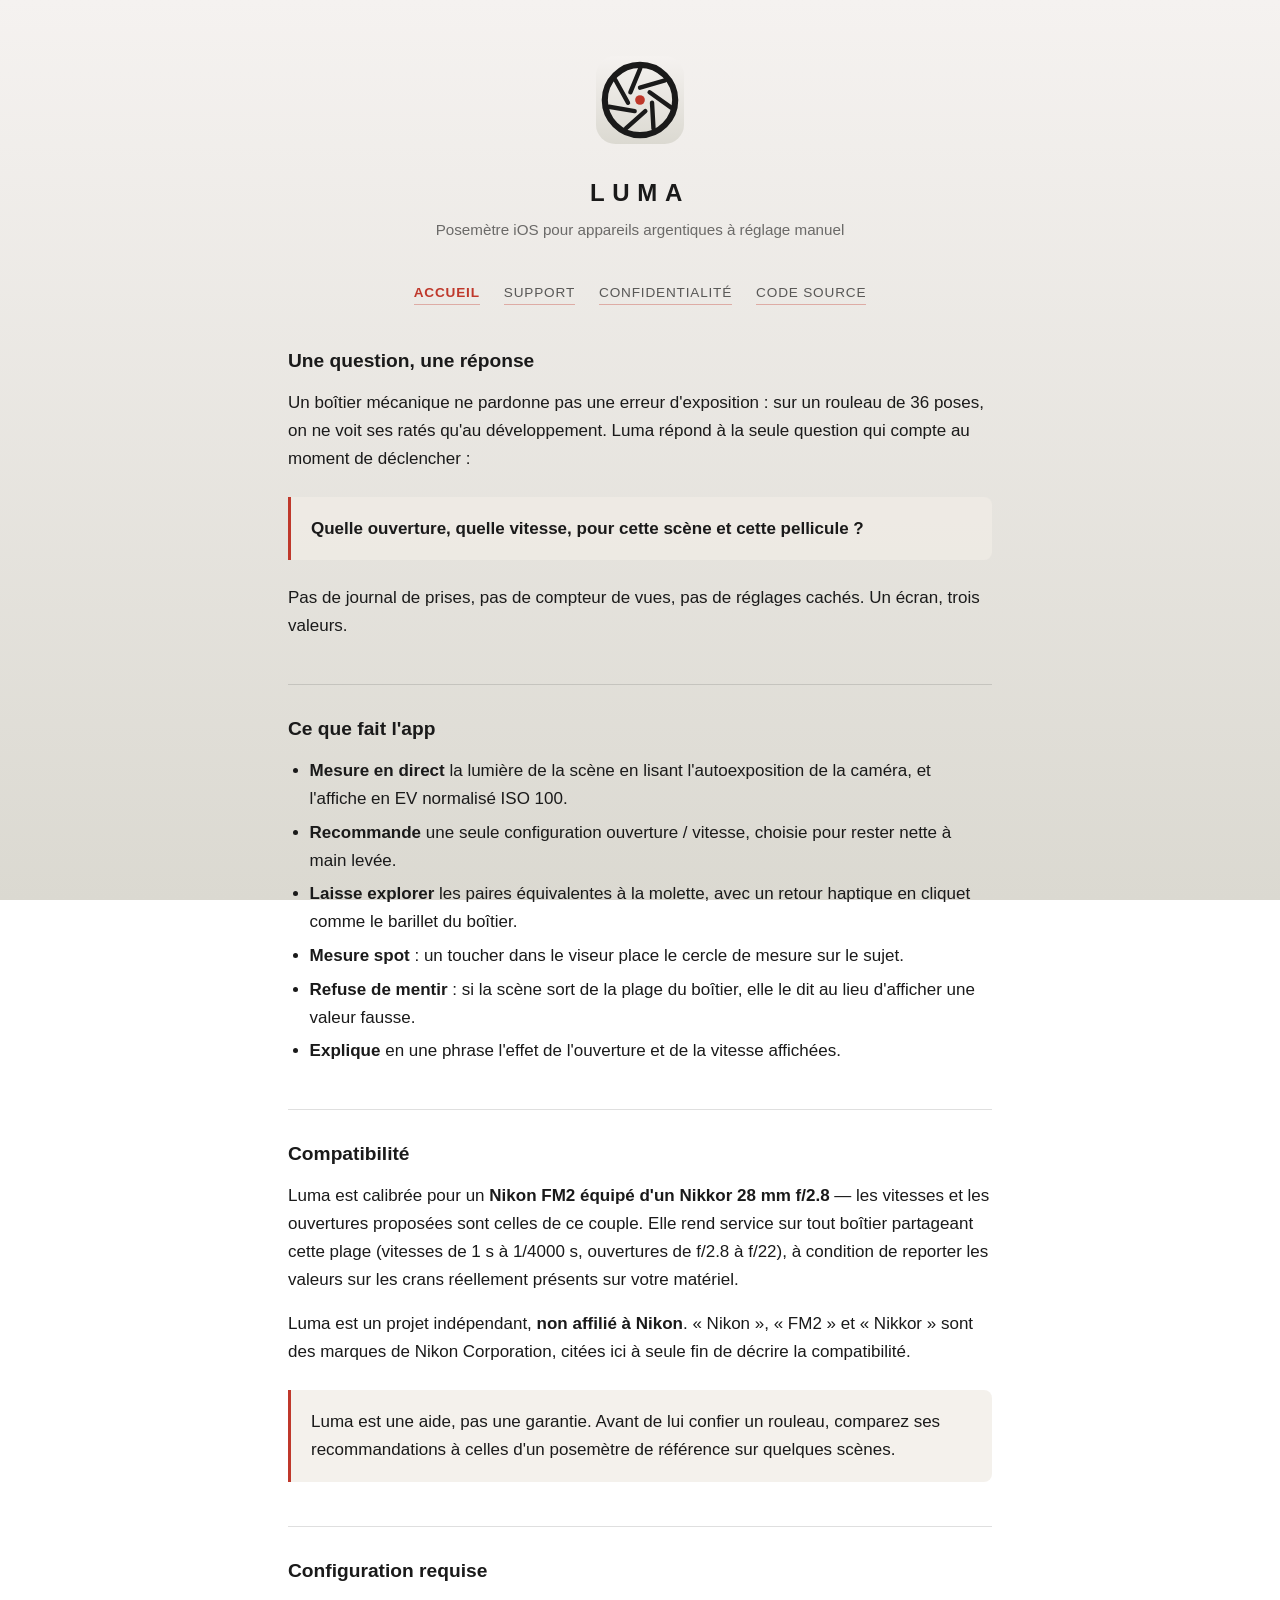
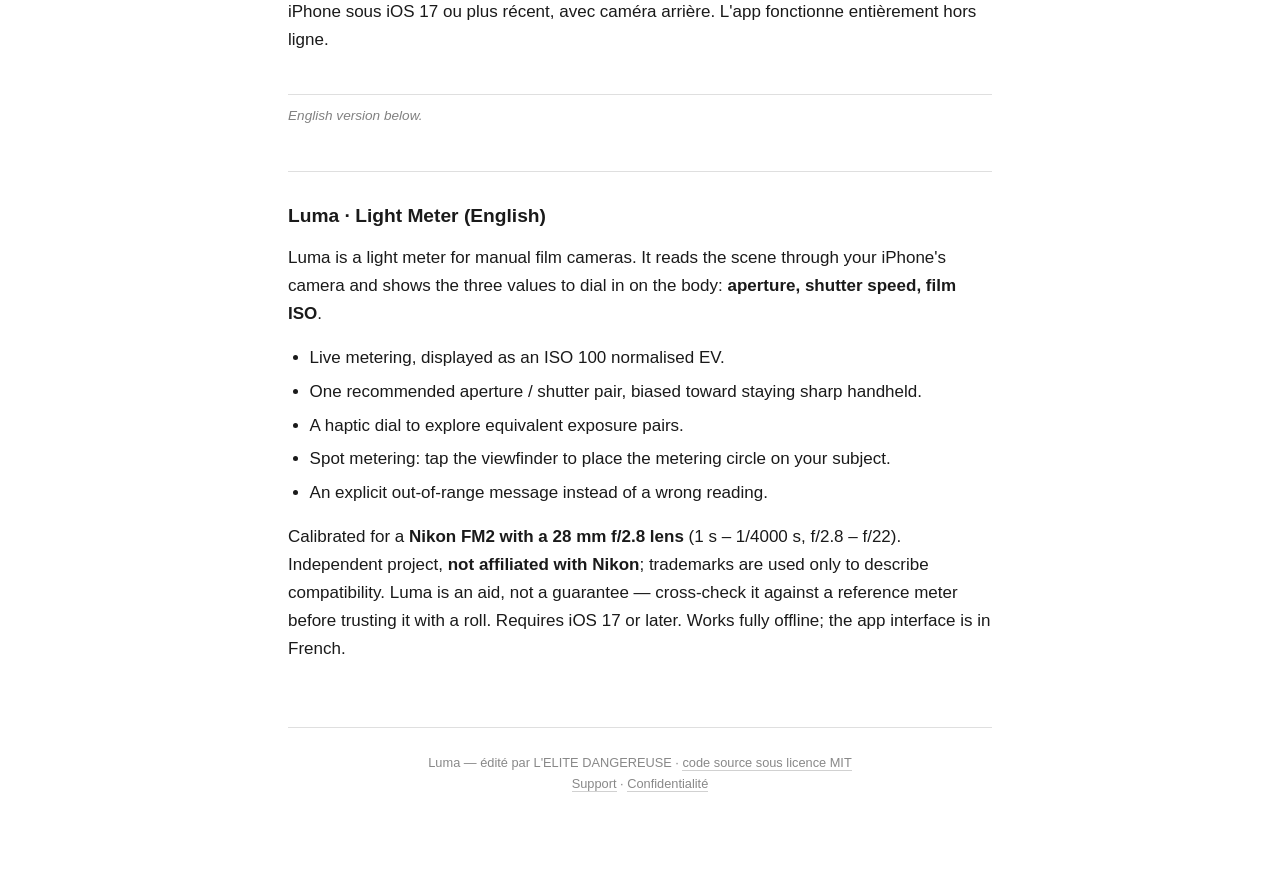
<file: docs/index.html>
<!doctype html>
<html lang="fr">
<head>
<meta charset="utf-8" />
<meta name="viewport" content="width=device-width, initial-scale=1" />
<title>Luma · Light Meter — posemètre pour appareils argentiques</title>
<meta name="description" content="Luma mesure la lumière avec la caméra de l'iPhone et affiche l'ouverture, la vitesse et l'ISO à reporter sur un Nikon FM2." />
<link rel="stylesheet" href="style.css" />
<link rel="icon" href="logo.svg" type="image/svg+xml" />
</head>
<body>

<div class="page">

<header class="masthead">
  <img src="logo.svg" alt="Logo Luma : iris de diaphragme à sept lamelles" />
  <h1>Luma</h1>
  <p class="baseline">Posemètre iOS pour appareils argentiques à réglage manuel</p>
</header>

<nav class="top">
  <a href="index.html" aria-current="page">Accueil</a>
  <a href="support.html">Support</a>
  <a href="privacy.html">Confidentialité</a>
  <a href="https://github.com/OptimusKoala/Luma">Code source</a>
</nav>

<main>

<h2>Une question, une réponse</h2>

<p>Un boîtier mécanique ne pardonne pas une erreur d'exposition : sur un rouleau de 36 poses, on ne voit ses ratés qu'au développement. Luma répond à la seule question qui compte au moment de déclencher :</p>

<div class="encart">
  <p><strong>Quelle ouverture, quelle vitesse, pour cette scène et cette pellicule ?</strong></p>
</div>

<p>Pas de journal de prises, pas de compteur de vues, pas de réglages cachés. Un écran, trois valeurs.</p>

<h2>Ce que fait l'app</h2>

<ul>
  <li><strong>Mesure en direct</strong> la lumière de la scène en lisant l'autoexposition de la caméra, et l'affiche en EV normalisé ISO 100.</li>
  <li><strong>Recommande</strong> une seule configuration ouverture / vitesse, choisie pour rester nette à main levée.</li>
  <li><strong>Laisse explorer</strong> les paires équivalentes à la molette, avec un retour haptique en cliquet comme le barillet du boîtier.</li>
  <li><strong>Mesure spot</strong> : un toucher dans le viseur place le cercle de mesure sur le sujet.</li>
  <li><strong>Refuse de mentir</strong> : si la scène sort de la plage du boîtier, elle le dit au lieu d'afficher une valeur fausse.</li>
  <li><strong>Explique</strong> en une phrase l'effet de l'ouverture et de la vitesse affichées.</li>
</ul>

<h2>Compatibilité</h2>

<p>Luma est calibrée pour un <strong>Nikon FM2 équipé d'un Nikkor 28 mm f/2.8</strong> — les vitesses et les ouvertures proposées sont celles de ce couple. Elle rend service sur tout boîtier partageant cette plage (vitesses de 1 s à 1/4000 s, ouvertures de f/2.8 à f/22), à condition de reporter les valeurs sur les crans réellement présents sur votre matériel.</p>

<p>Luma est un projet indépendant, <strong>non affilié à Nikon</strong>. « Nikon », « FM2 » et « Nikkor » sont des marques de Nikon Corporation, citées ici à seule fin de décrire la compatibilité.</p>

<div class="encart">
  <p>Luma est une aide, pas une garantie. Avant de lui confier un rouleau, comparez ses recommandations à celles d'un posemètre de référence sur quelques scènes.</p>
</div>

<h2>Configuration requise</h2>

<p>iPhone sous iOS 17 ou plus récent, avec caméra arrière. L'app fonctionne entièrement hors ligne.</p>

<p class="langue">English version below.</p>

<h2>Luma · Light Meter (English)</h2>

<p>Luma is a light meter for manual film cameras. It reads the scene through your iPhone's camera and shows the three values to dial in on the body: <strong>aperture, shutter speed, film ISO</strong>.</p>

<ul>
  <li>Live metering, displayed as an ISO 100 normalised EV.</li>
  <li>One recommended aperture / shutter pair, biased toward staying sharp handheld.</li>
  <li>A haptic dial to explore equivalent exposure pairs.</li>
  <li>Spot metering: tap the viewfinder to place the metering circle on your subject.</li>
  <li>An explicit out-of-range message instead of a wrong reading.</li>
</ul>

<p>Calibrated for a <strong>Nikon FM2 with a 28 mm f/2.8 lens</strong> (1 s – 1/4000 s, f/2.8 – f/22). Independent project, <strong>not affiliated with Nikon</strong>; trademarks are used only to describe compatibility. Luma is an aid, not a guarantee — cross-check it against a reference meter before trusting it with a roll. Requires iOS 17 or later. Works fully offline; the app interface is in French.</p>

</main>

<footer>
  <p>Luma — édité par L'ELITE DANGEREUSE · <a href="https://github.com/OptimusKoala/Luma">code source sous licence MIT</a><br />
  <a href="support.html">Support</a> · <a href="privacy.html">Confidentialité</a></p>
</footer>

</div>

</body>
</html>
</file>
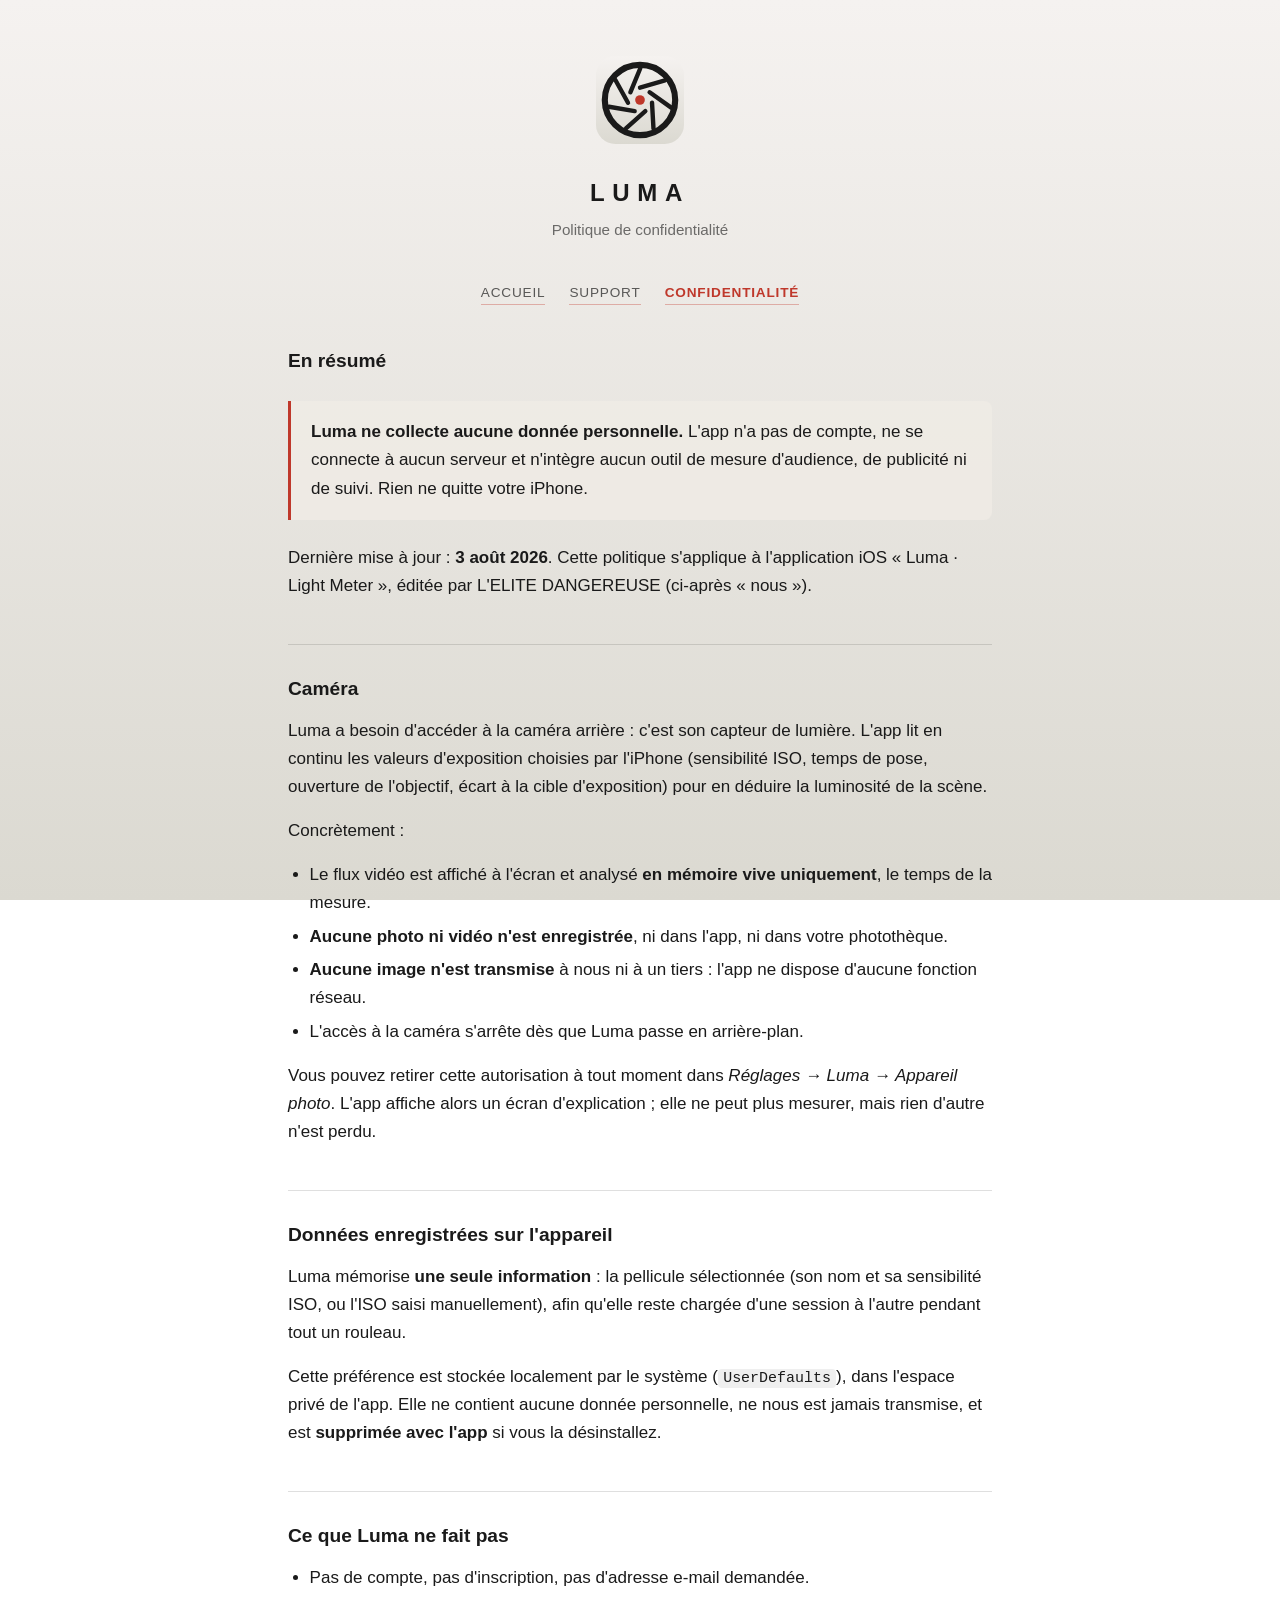
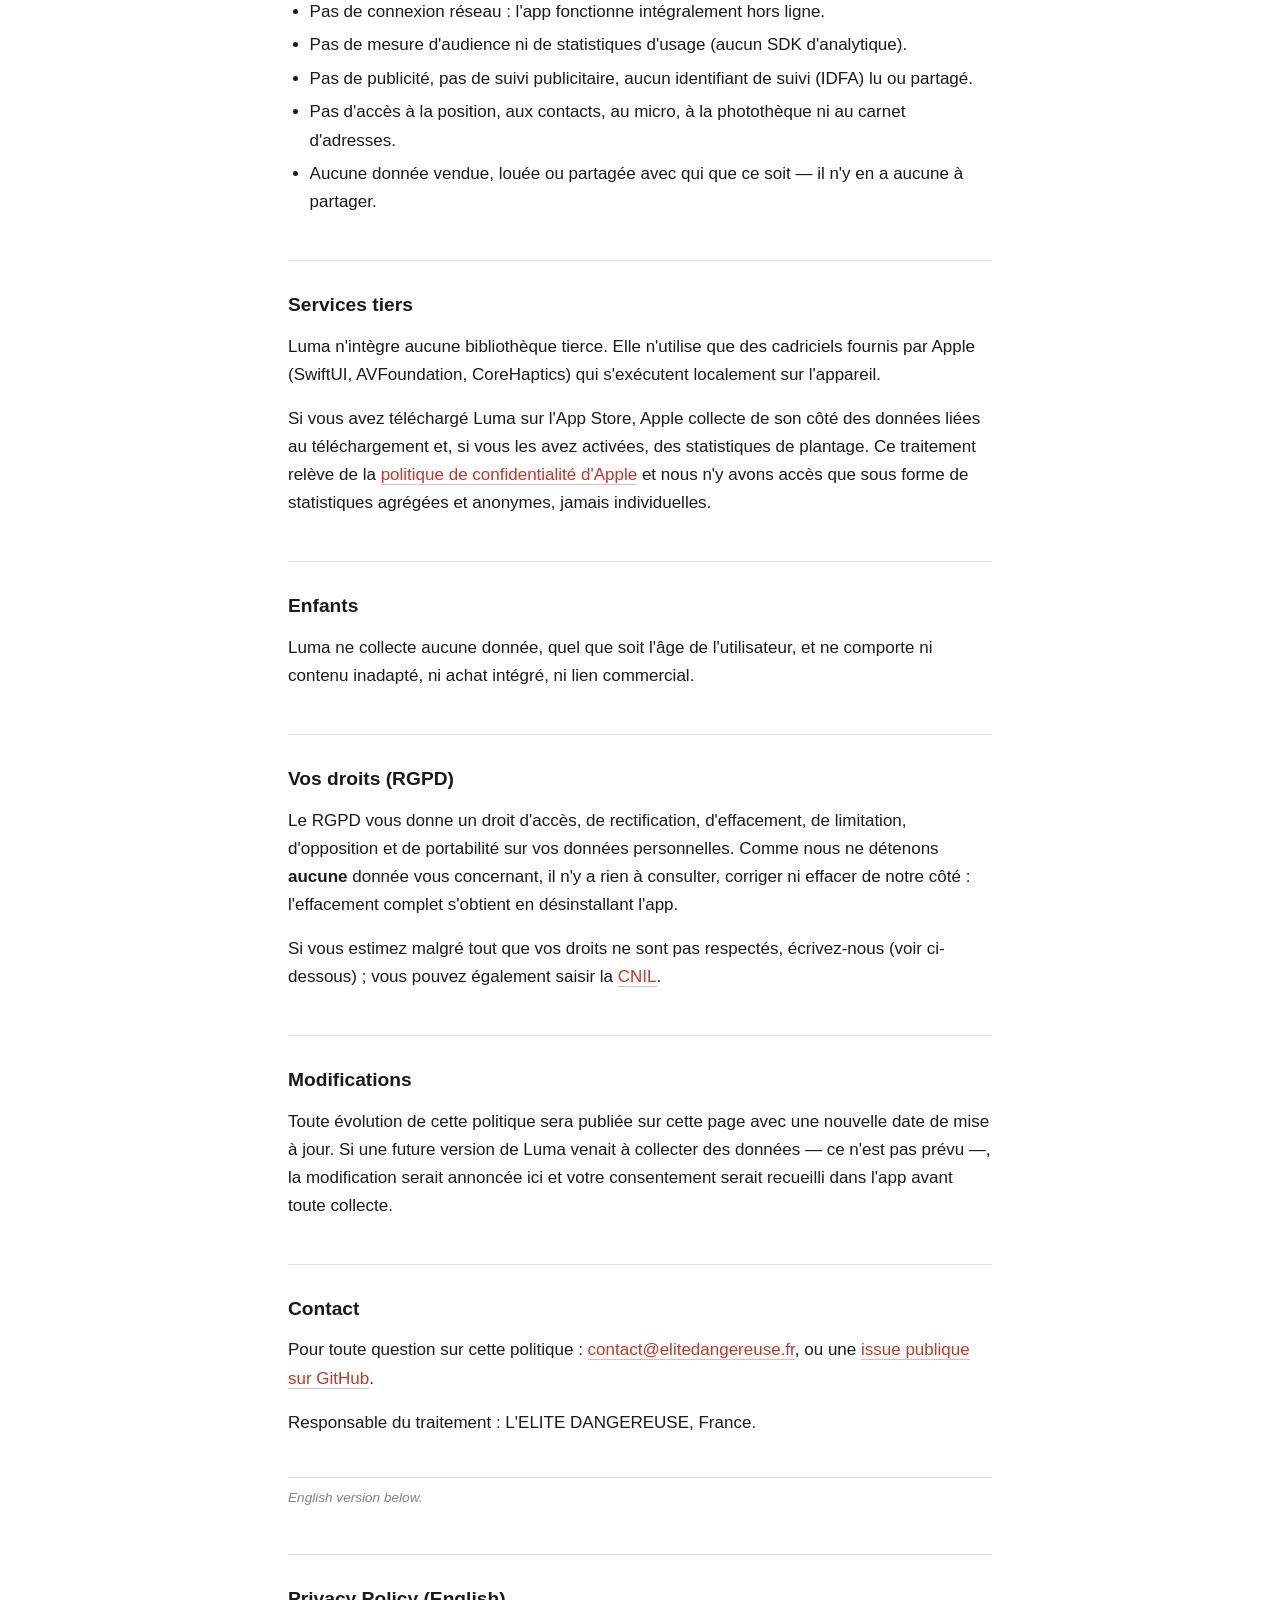
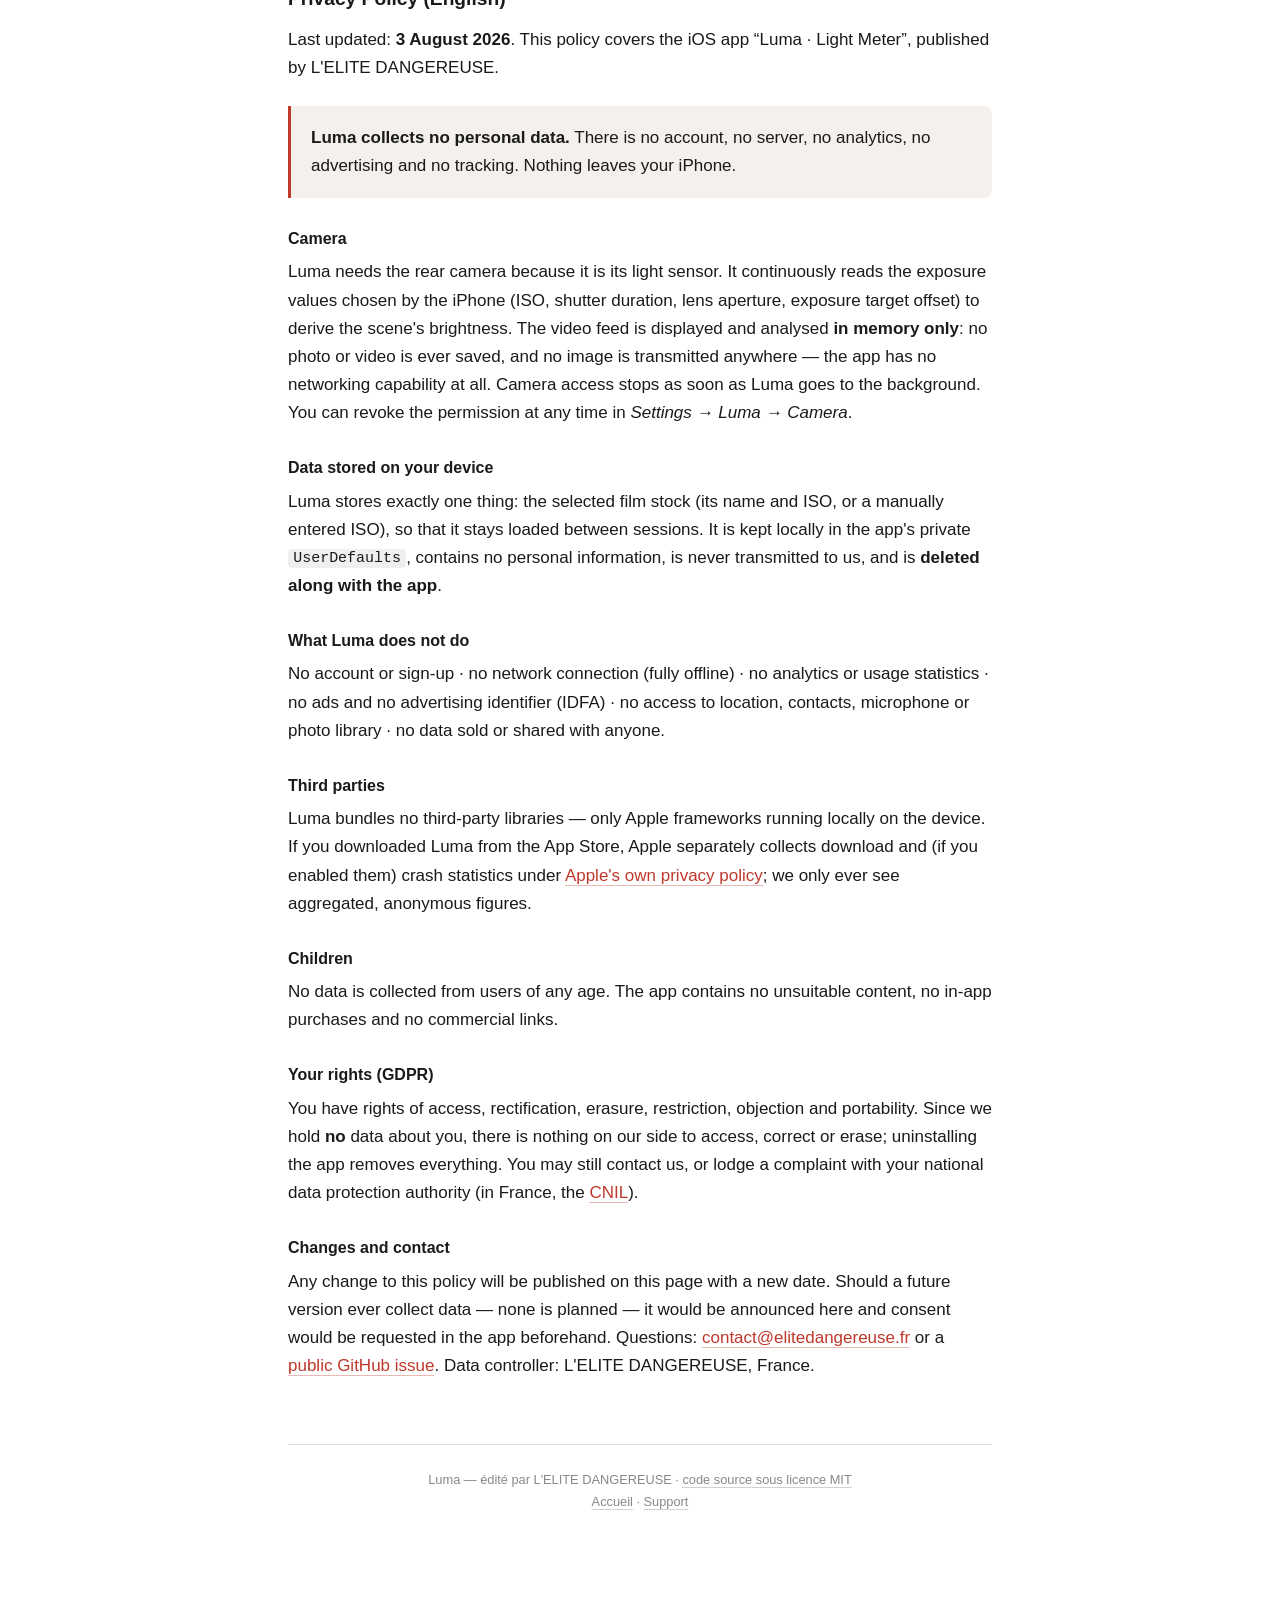
<file: docs/privacy.html>
<!doctype html>
<html lang="fr">
<head>
<meta charset="utf-8" />
<meta name="viewport" content="width=device-width, initial-scale=1" />
<title>Politique de confidentialité — Luma · Light Meter</title>
<meta name="description" content="Luma ne collecte aucune donnée. Rien ne quitte votre iPhone : ni image, ni mesure, ni identifiant." />
<link rel="stylesheet" href="style.css" />
<link rel="icon" href="logo.svg" type="image/svg+xml" />
</head>
<body>

<div class="page">

<header class="masthead">
  <img src="logo.svg" alt="Logo Luma : iris de diaphragme à sept lamelles" />
  <h1>Luma</h1>
  <p class="baseline">Politique de confidentialité</p>
</header>

<nav class="top">
  <a href="index.html">Accueil</a>
  <a href="support.html">Support</a>
  <a href="privacy.html" aria-current="page">Confidentialité</a>
</nav>

<main>

<h2>En résumé</h2>

<div class="encart">
  <p><strong>Luma ne collecte aucune donnée personnelle.</strong> L'app n'a pas de compte, ne se connecte à aucun serveur et n'intègre aucun outil de mesure d'audience, de publicité ni de suivi. Rien ne quitte votre iPhone.</p>
</div>

<p>Dernière mise à jour : <strong>3 août 2026</strong>. Cette politique s'applique à l'application iOS « Luma · Light Meter », éditée par L'ELITE DANGEREUSE (ci-après « nous »).</p>

<h2>Caméra</h2>

<p>Luma a besoin d'accéder à la caméra arrière : c'est son capteur de lumière. L'app lit en continu les valeurs d'exposition choisies par l'iPhone (sensibilité ISO, temps de pose, ouverture de l'objectif, écart à la cible d'exposition) pour en déduire la luminosité de la scène.</p>

<p>Concrètement :</p>

<ul>
  <li>Le flux vidéo est affiché à l'écran et analysé <strong>en mémoire vive uniquement</strong>, le temps de la mesure.</li>
  <li><strong>Aucune photo ni vidéo n'est enregistrée</strong>, ni dans l'app, ni dans votre photothèque.</li>
  <li><strong>Aucune image n'est transmise</strong> à nous ni à un tiers : l'app ne dispose d'aucune fonction réseau.</li>
  <li>L'accès à la caméra s'arrête dès que Luma passe en arrière-plan.</li>
</ul>

<p>Vous pouvez retirer cette autorisation à tout moment dans <em>Réglages → Luma → Appareil photo</em>. L'app affiche alors un écran d'explication ; elle ne peut plus mesurer, mais rien d'autre n'est perdu.</p>

<h2>Données enregistrées sur l'appareil</h2>

<p>Luma mémorise <strong>une seule information</strong> : la pellicule sélectionnée (son nom et sa sensibilité ISO, ou l'ISO saisi manuellement), afin qu'elle reste chargée d'une session à l'autre pendant tout un rouleau.</p>

<p>Cette préférence est stockée localement par le système (<code>UserDefaults</code>), dans l'espace privé de l'app. Elle ne contient aucune donnée personnelle, ne nous est jamais transmise, et est <strong>supprimée avec l'app</strong> si vous la désinstallez.</p>

<h2>Ce que Luma ne fait pas</h2>

<ul>
  <li>Pas de compte, pas d'inscription, pas d'adresse e-mail demandée.</li>
  <li>Pas de connexion réseau : l'app fonctionne intégralement hors ligne.</li>
  <li>Pas de mesure d'audience ni de statistiques d'usage (aucun SDK d'analytique).</li>
  <li>Pas de publicité, pas de suivi publicitaire, aucun identifiant de suivi (IDFA) lu ou partagé.</li>
  <li>Pas d'accès à la position, aux contacts, au micro, à la photothèque ni au carnet d'adresses.</li>
  <li>Aucune donnée vendue, louée ou partagée avec qui que ce soit — il n'y en a aucune à partager.</li>
</ul>

<h2>Services tiers</h2>

<p>Luma n'intègre aucune bibliothèque tierce. Elle n'utilise que des cadriciels fournis par Apple (SwiftUI, AVFoundation, CoreHaptics) qui s'exécutent localement sur l'appareil.</p>

<p>Si vous avez téléchargé Luma sur l'App Store, Apple collecte de son côté des données liées au téléchargement et, si vous les avez activées, des statistiques de plantage. Ce traitement relève de la <a href="https://www.apple.com/legal/privacy/fr-ww/">politique de confidentialité d'Apple</a> et nous n'y avons accès que sous forme de statistiques agrégées et anonymes, jamais individuelles.</p>

<h2>Enfants</h2>

<p>Luma ne collecte aucune donnée, quel que soit l'âge de l'utilisateur, et ne comporte ni contenu inadapté, ni achat intégré, ni lien commercial.</p>

<h2>Vos droits (RGPD)</h2>

<p>Le RGPD vous donne un droit d'accès, de rectification, d'effacement, de limitation, d'opposition et de portabilité sur vos données personnelles. Comme nous ne détenons <strong>aucune</strong> donnée vous concernant, il n'y a rien à consulter, corriger ni effacer de notre côté : l'effacement complet s'obtient en désinstallant l'app.</p>

<p>Si vous estimez malgré tout que vos droits ne sont pas respectés, écrivez-nous (voir ci-dessous) ; vous pouvez également saisir la <a href="https://www.cnil.fr/">CNIL</a>.</p>

<h2>Modifications</h2>

<p>Toute évolution de cette politique sera publiée sur cette page avec une nouvelle date de mise à jour. Si une future version de Luma venait à collecter des données — ce n'est pas prévu —, la modification serait annoncée ici et votre consentement serait recueilli dans l'app avant toute collecte.</p>

<h2>Contact</h2>

<p>Pour toute question sur cette politique : <a href="mailto:contact@elitedangereuse.fr">contact@elitedangereuse.fr</a>, ou une <a href="https://github.com/OptimusKoala/Luma/issues">issue publique sur GitHub</a>.</p>

<p>Responsable du traitement : L'ELITE DANGEREUSE, France.</p>

<p class="langue">English version below.</p>

<h2>Privacy Policy (English)</h2>

<p>Last updated: <strong>3 August 2026</strong>. This policy covers the iOS app “Luma · Light Meter”, published by L'ELITE DANGEREUSE.</p>

<div class="encart">
  <p><strong>Luma collects no personal data.</strong> There is no account, no server, no analytics, no advertising and no tracking. Nothing leaves your iPhone.</p>
</div>

<h3>Camera</h3>

<p>Luma needs the rear camera because it is its light sensor. It continuously reads the exposure values chosen by the iPhone (ISO, shutter duration, lens aperture, exposure target offset) to derive the scene's brightness. The video feed is displayed and analysed <strong>in memory only</strong>: no photo or video is ever saved, and no image is transmitted anywhere — the app has no networking capability at all. Camera access stops as soon as Luma goes to the background. You can revoke the permission at any time in <em>Settings → Luma → Camera</em>.</p>

<h3>Data stored on your device</h3>

<p>Luma stores exactly one thing: the selected film stock (its name and ISO, or a manually entered ISO), so that it stays loaded between sessions. It is kept locally in the app's private <code>UserDefaults</code>, contains no personal information, is never transmitted to us, and is <strong>deleted along with the app</strong>.</p>

<h3>What Luma does not do</h3>

<p>No account or sign-up · no network connection (fully offline) · no analytics or usage statistics · no ads and no advertising identifier (IDFA) · no access to location, contacts, microphone or photo library · no data sold or shared with anyone.</p>

<h3>Third parties</h3>

<p>Luma bundles no third-party libraries — only Apple frameworks running locally on the device. If you downloaded Luma from the App Store, Apple separately collects download and (if you enabled them) crash statistics under <a href="https://www.apple.com/legal/privacy/en-ww/">Apple's own privacy policy</a>; we only ever see aggregated, anonymous figures.</p>

<h3>Children</h3>

<p>No data is collected from users of any age. The app contains no unsuitable content, no in-app purchases and no commercial links.</p>

<h3>Your rights (GDPR)</h3>

<p>You have rights of access, rectification, erasure, restriction, objection and portability. Since we hold <strong>no</strong> data about you, there is nothing on our side to access, correct or erase; uninstalling the app removes everything. You may still contact us, or lodge a complaint with your national data protection authority (in France, the <a href="https://www.cnil.fr/">CNIL</a>).</p>

<h3>Changes and contact</h3>

<p>Any change to this policy will be published on this page with a new date. Should a future version ever collect data — none is planned — it would be announced here and consent would be requested in the app beforehand. Questions: <a href="mailto:contact@elitedangereuse.fr">contact@elitedangereuse.fr</a> or a <a href="https://github.com/OptimusKoala/Luma/issues">public GitHub issue</a>. Data controller: L'ELITE DANGEREUSE, France.</p>

</main>

<footer>
  <p>Luma — édité par L'ELITE DANGEREUSE · <a href="https://github.com/OptimusKoala/Luma">code source sous licence MIT</a><br />
  <a href="index.html">Accueil</a> · <a href="support.html">Support</a></p>
</footer>

</div>

</body>
</html>
</file>
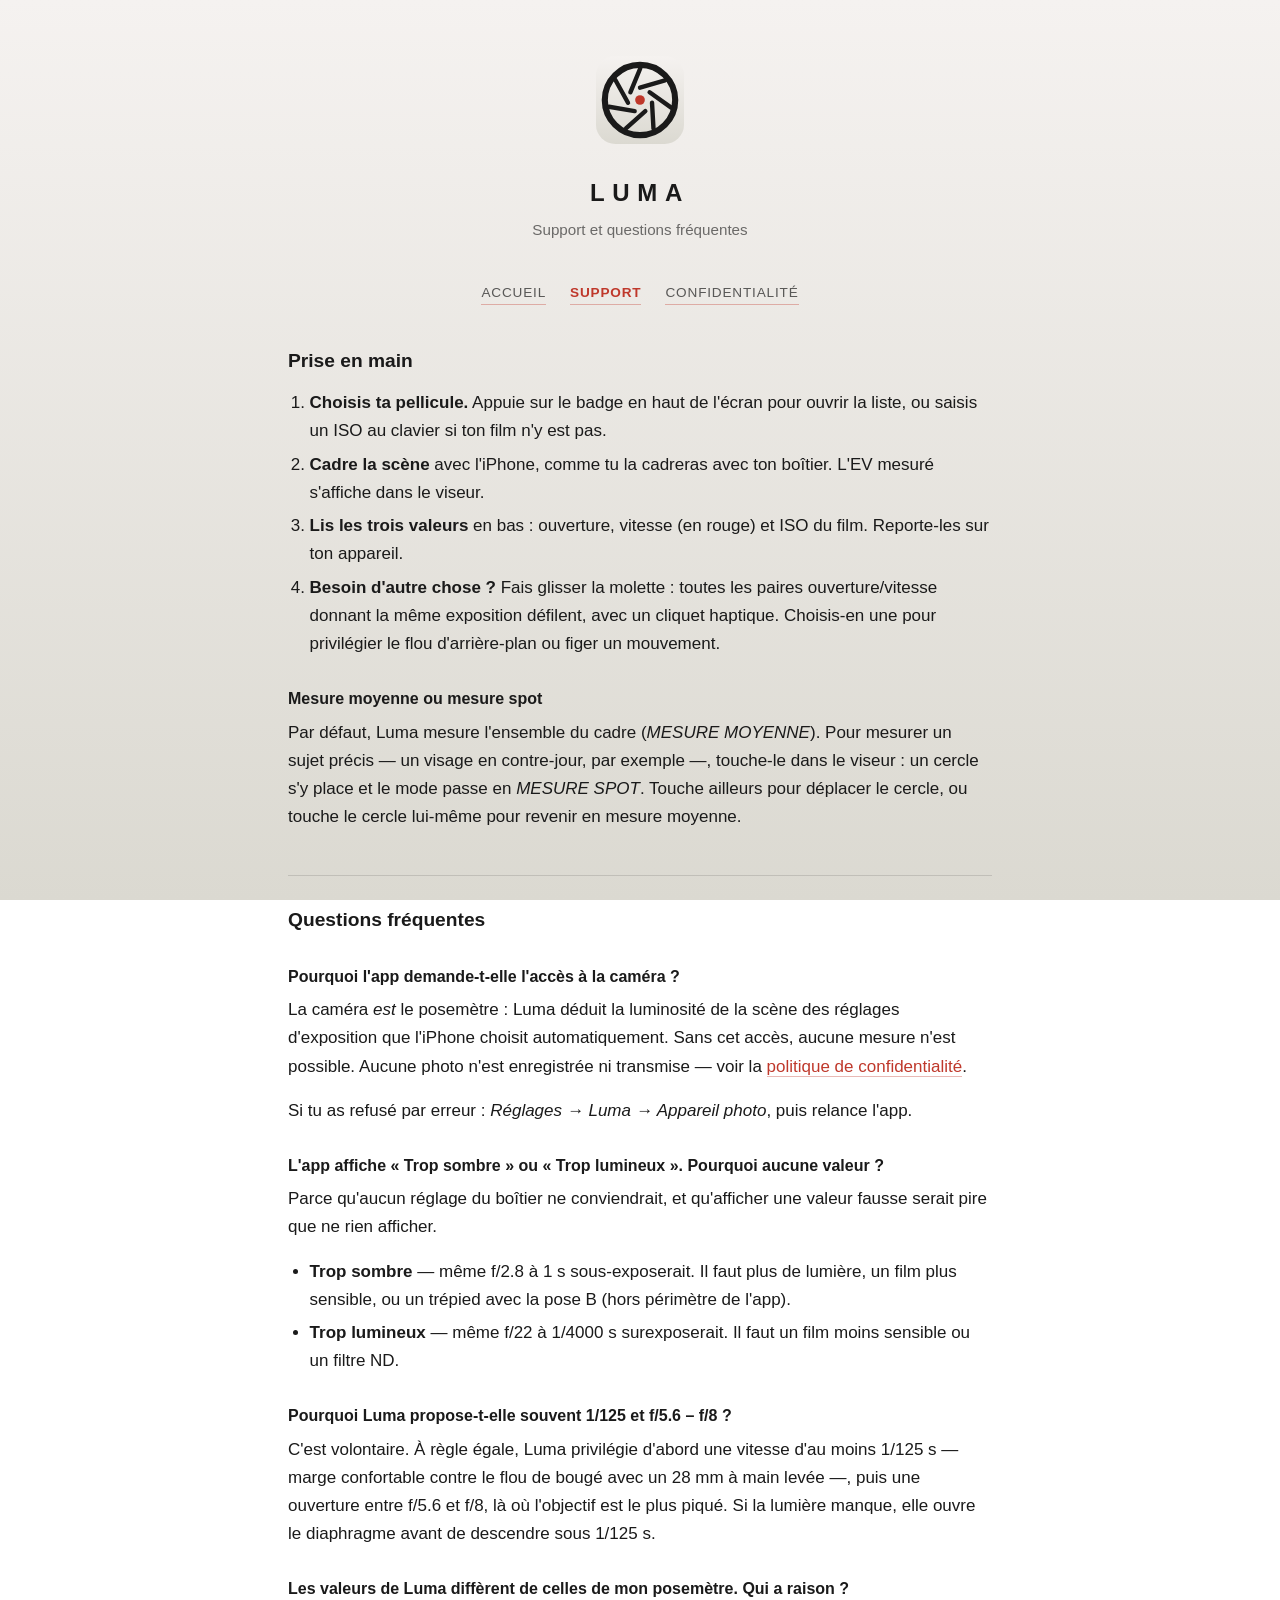
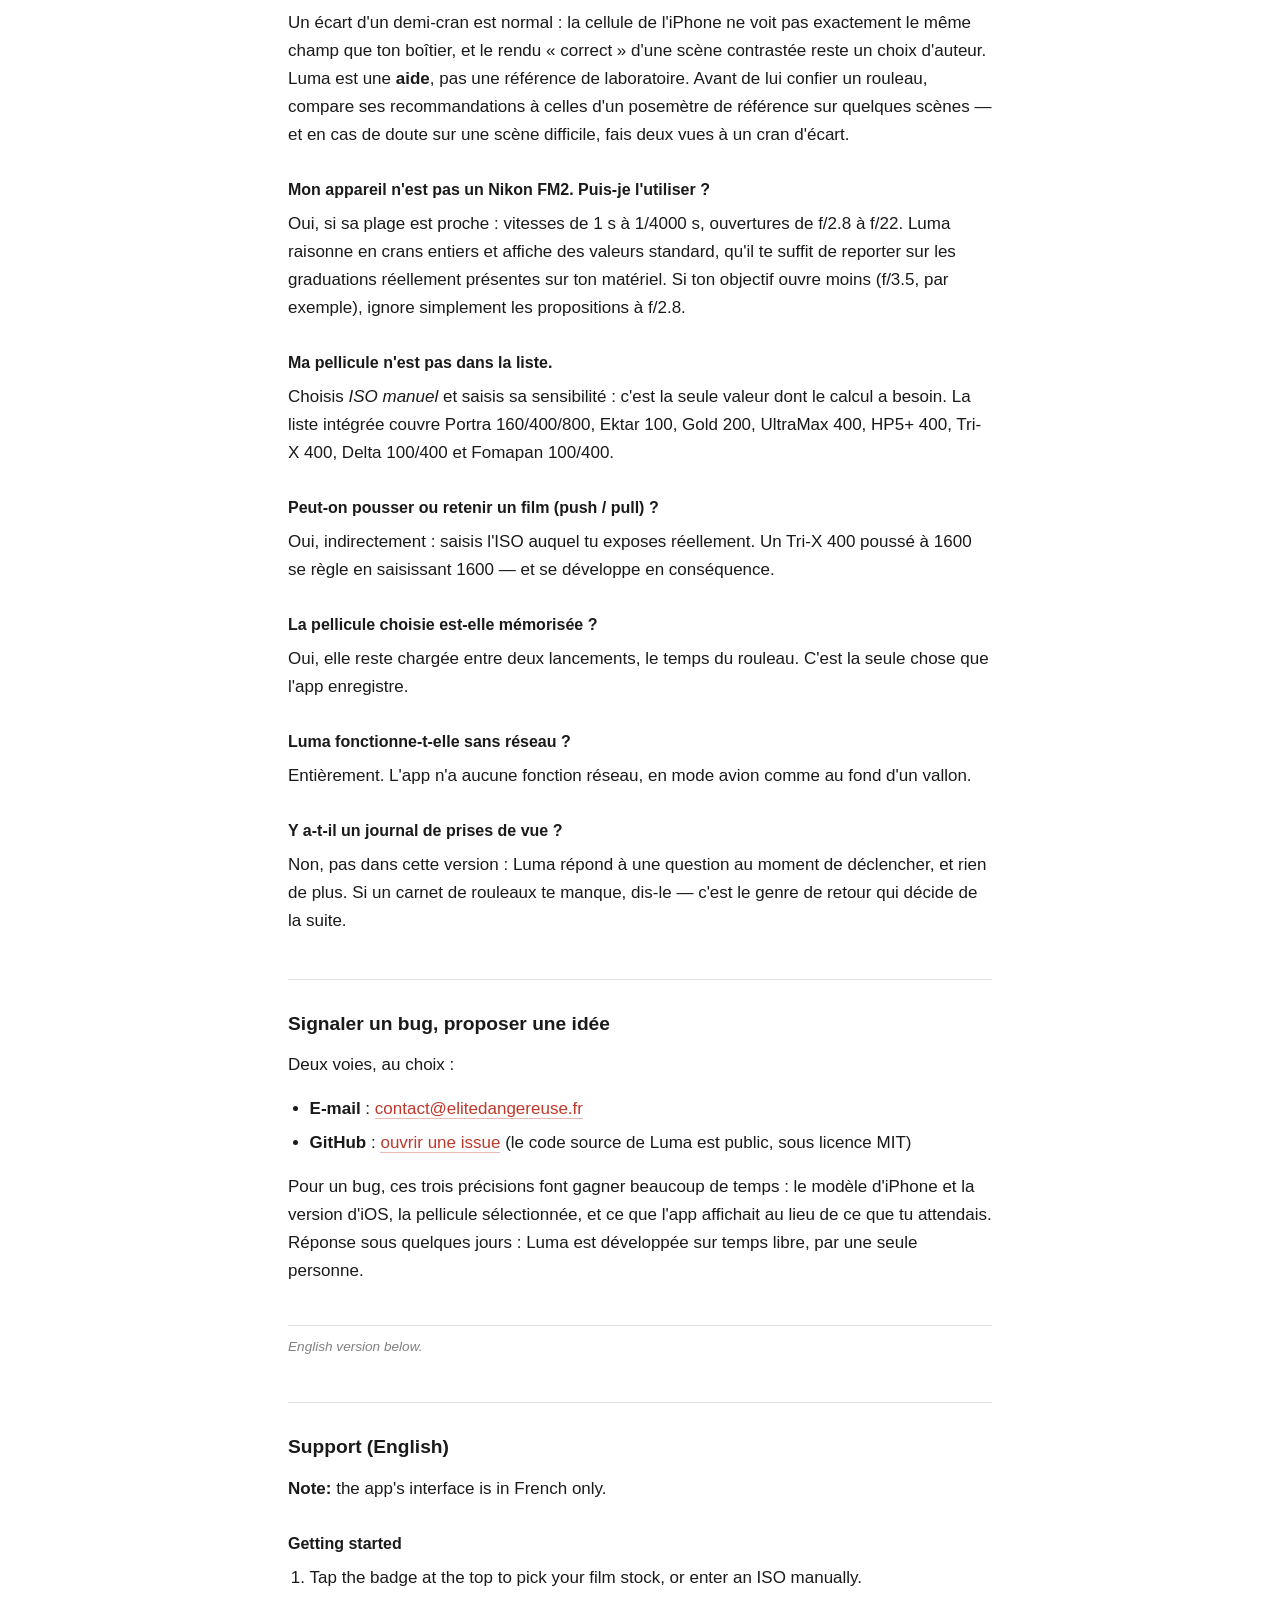
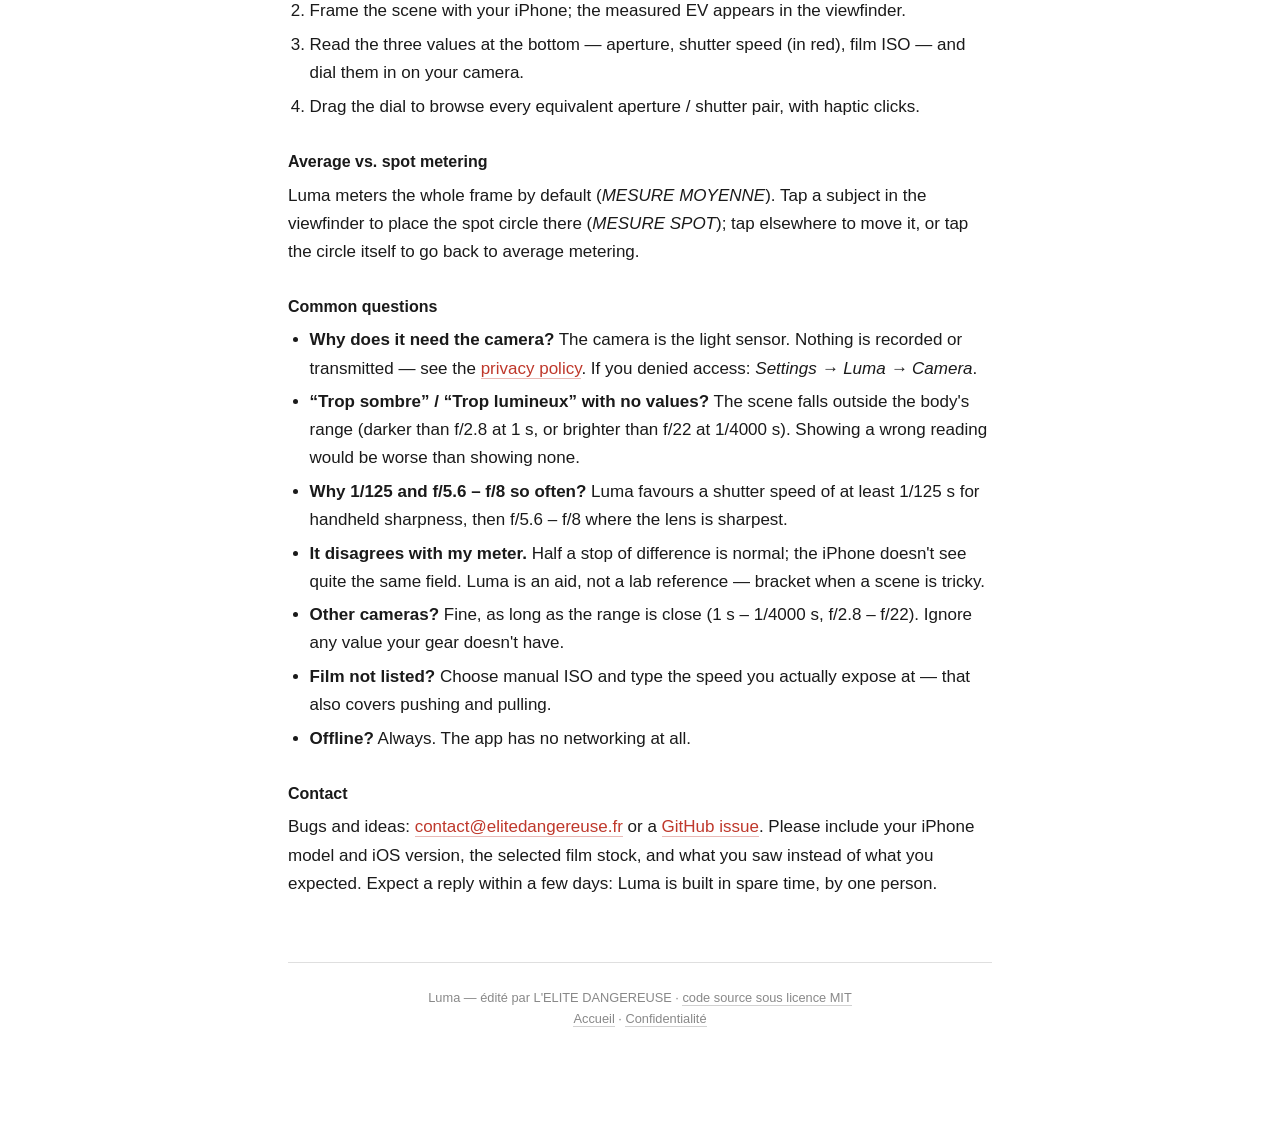
<file: docs/support.html>
<!doctype html>
<html lang="fr">
<head>
<meta charset="utf-8" />
<meta name="viewport" content="width=device-width, initial-scale=1" />
<title>Support — Luma · Light Meter</title>
<meta name="description" content="Aide, questions fréquentes et contact pour l'application Luma, posemètre iOS pour appareils argentiques." />
<link rel="stylesheet" href="style.css" />
<link rel="icon" href="logo.svg" type="image/svg+xml" />
</head>
<body>

<div class="page">

<header class="masthead">
  <img src="logo.svg" alt="Logo Luma : iris de diaphragme à sept lamelles" />
  <h1>Luma</h1>
  <p class="baseline">Support et questions fréquentes</p>
</header>

<nav class="top">
  <a href="index.html">Accueil</a>
  <a href="support.html" aria-current="page">Support</a>
  <a href="privacy.html">Confidentialité</a>
</nav>

<main>

<h2>Prise en main</h2>

<ol>
  <li><strong>Choisis ta pellicule.</strong> Appuie sur le badge en haut de l'écran pour ouvrir la liste, ou saisis un ISO au clavier si ton film n'y est pas.</li>
  <li><strong>Cadre la scène</strong> avec l'iPhone, comme tu la cadreras avec ton boîtier. L'EV mesuré s'affiche dans le viseur.</li>
  <li><strong>Lis les trois valeurs</strong> en bas : ouverture, vitesse (en rouge) et ISO du film. Reporte-les sur ton appareil.</li>
  <li><strong>Besoin d'autre chose ?</strong> Fais glisser la molette : toutes les paires ouverture/vitesse donnant la même exposition défilent, avec un cliquet haptique. Choisis-en une pour privilégier le flou d'arrière-plan ou figer un mouvement.</li>
</ol>

<h3>Mesure moyenne ou mesure spot</h3>

<p>Par défaut, Luma mesure l'ensemble du cadre (<em>MESURE MOYENNE</em>). Pour mesurer un sujet précis — un visage en contre-jour, par exemple —, touche-le dans le viseur : un cercle s'y place et le mode passe en <em>MESURE SPOT</em>. Touche ailleurs pour déplacer le cercle, ou touche le cercle lui-même pour revenir en mesure moyenne.</p>

<h2>Questions fréquentes</h2>

<h3>Pourquoi l'app demande-t-elle l'accès à la caméra ?</h3>

<p>La caméra <em>est</em> le posemètre : Luma déduit la luminosité de la scène des réglages d'exposition que l'iPhone choisit automatiquement. Sans cet accès, aucune mesure n'est possible. Aucune photo n'est enregistrée ni transmise — voir la <a href="privacy.html">politique de confidentialité</a>.</p>

<p>Si tu as refusé par erreur : <em>Réglages → Luma → Appareil photo</em>, puis relance l'app.</p>

<h3>L'app affiche « Trop sombre » ou « Trop lumineux ». Pourquoi aucune valeur ?</h3>

<p>Parce qu'aucun réglage du boîtier ne conviendrait, et qu'afficher une valeur fausse serait pire que ne rien afficher.</p>

<ul>
  <li><strong>Trop sombre</strong> — même f/2.8 à 1 s sous-exposerait. Il faut plus de lumière, un film plus sensible, ou un trépied avec la pose B (hors périmètre de l'app).</li>
  <li><strong>Trop lumineux</strong> — même f/22 à 1/4000 s surexposerait. Il faut un film moins sensible ou un filtre ND.</li>
</ul>

<h3>Pourquoi Luma propose-t-elle souvent 1/125 et f/5.6 – f/8 ?</h3>

<p>C'est volontaire. À règle égale, Luma privilégie d'abord une vitesse d'au moins 1/125 s — marge confortable contre le flou de bougé avec un 28 mm à main levée —, puis une ouverture entre f/5.6 et f/8, là où l'objectif est le plus piqué. Si la lumière manque, elle ouvre le diaphragme avant de descendre sous 1/125 s.</p>

<h3>Les valeurs de Luma diffèrent de celles de mon posemètre. Qui a raison ?</h3>

<p>Un écart d'un demi-cran est normal : la cellule de l'iPhone ne voit pas exactement le même champ que ton boîtier, et le rendu « correct » d'une scène contrastée reste un choix d'auteur. Luma est une <strong>aide</strong>, pas une référence de laboratoire. Avant de lui confier un rouleau, compare ses recommandations à celles d'un posemètre de référence sur quelques scènes — et en cas de doute sur une scène difficile, fais deux vues à un cran d'écart.</p>

<h3>Mon appareil n'est pas un Nikon FM2. Puis-je l'utiliser ?</h3>

<p>Oui, si sa plage est proche : vitesses de 1 s à 1/4000 s, ouvertures de f/2.8 à f/22. Luma raisonne en crans entiers et affiche des valeurs standard, qu'il te suffit de reporter sur les graduations réellement présentes sur ton matériel. Si ton objectif ouvre moins (f/3.5, par exemple), ignore simplement les propositions à f/2.8.</p>

<h3>Ma pellicule n'est pas dans la liste.</h3>

<p>Choisis <em>ISO manuel</em> et saisis sa sensibilité : c'est la seule valeur dont le calcul a besoin. La liste intégrée couvre Portra 160/400/800, Ektar 100, Gold 200, UltraMax 400, HP5+ 400, Tri-X 400, Delta 100/400 et Fomapan 100/400.</p>

<h3>Peut-on pousser ou retenir un film (push / pull) ?</h3>

<p>Oui, indirectement : saisis l'ISO auquel tu exposes réellement. Un Tri-X 400 poussé à 1600 se règle en saisissant 1600 — et se développe en conséquence.</p>

<h3>La pellicule choisie est-elle mémorisée ?</h3>

<p>Oui, elle reste chargée entre deux lancements, le temps du rouleau. C'est la seule chose que l'app enregistre.</p>

<h3>Luma fonctionne-t-elle sans réseau ?</h3>

<p>Entièrement. L'app n'a aucune fonction réseau, en mode avion comme au fond d'un vallon.</p>

<h3>Y a-t-il un journal de prises de vue ?</h3>

<p>Non, pas dans cette version : Luma répond à une question au moment de déclencher, et rien de plus. Si un carnet de rouleaux te manque, dis-le — c'est le genre de retour qui décide de la suite.</p>

<h2>Signaler un bug, proposer une idée</h2>

<p>Deux voies, au choix :</p>

<ul>
  <li><strong>E-mail</strong> : <a href="mailto:contact@elitedangereuse.fr">contact@elitedangereuse.fr</a></li>
  <li><strong>GitHub</strong> : <a href="https://github.com/OptimusKoala/Luma/issues">ouvrir une issue</a> (le code source de Luma est public, sous licence MIT)</li>
</ul>

<p>Pour un bug, ces trois précisions font gagner beaucoup de temps : le modèle d'iPhone et la version d'iOS, la pellicule sélectionnée, et ce que l'app affichait au lieu de ce que tu attendais. Réponse sous quelques jours : Luma est développée sur temps libre, par une seule personne.</p>

<p class="langue">English version below.</p>

<h2>Support (English)</h2>

<p><strong>Note:</strong> the app's interface is in French only.</p>

<h3>Getting started</h3>

<ol>
  <li>Tap the badge at the top to pick your film stock, or enter an ISO manually.</li>
  <li>Frame the scene with your iPhone; the measured EV appears in the viewfinder.</li>
  <li>Read the three values at the bottom — aperture, shutter speed (in red), film ISO — and dial them in on your camera.</li>
  <li>Drag the dial to browse every equivalent aperture / shutter pair, with haptic clicks.</li>
</ol>

<h3>Average vs. spot metering</h3>

<p>Luma meters the whole frame by default (<em>MESURE MOYENNE</em>). Tap a subject in the viewfinder to place the spot circle there (<em>MESURE SPOT</em>); tap elsewhere to move it, or tap the circle itself to go back to average metering.</p>

<h3>Common questions</h3>

<ul>
  <li><strong>Why does it need the camera?</strong> The camera is the light sensor. Nothing is recorded or transmitted — see the <a href="privacy.html">privacy policy</a>. If you denied access: <em>Settings → Luma → Camera</em>.</li>
  <li><strong>“Trop sombre” / “Trop lumineux” with no values?</strong> The scene falls outside the body's range (darker than f/2.8 at 1 s, or brighter than f/22 at 1/4000 s). Showing a wrong reading would be worse than showing none.</li>
  <li><strong>Why 1/125 and f/5.6 – f/8 so often?</strong> Luma favours a shutter speed of at least 1/125 s for handheld sharpness, then f/5.6 – f/8 where the lens is sharpest.</li>
  <li><strong>It disagrees with my meter.</strong> Half a stop of difference is normal; the iPhone doesn't see quite the same field. Luma is an aid, not a lab reference — bracket when a scene is tricky.</li>
  <li><strong>Other cameras?</strong> Fine, as long as the range is close (1 s – 1/4000 s, f/2.8 – f/22). Ignore any value your gear doesn't have.</li>
  <li><strong>Film not listed?</strong> Choose manual ISO and type the speed you actually expose at — that also covers pushing and pulling.</li>
  <li><strong>Offline?</strong> Always. The app has no networking at all.</li>
</ul>

<h3>Contact</h3>

<p>Bugs and ideas: <a href="mailto:contact@elitedangereuse.fr">contact@elitedangereuse.fr</a> or a <a href="https://github.com/OptimusKoala/Luma/issues">GitHub issue</a>. Please include your iPhone model and iOS version, the selected film stock, and what you saw instead of what you expected. Expect a reply within a few days: Luma is built in spare time, by one person.</p>

</main>

<footer>
  <p>Luma — édité par L'ELITE DANGEREUSE · <a href="https://github.com/OptimusKoala/Luma">code source sous licence MIT</a><br />
  <a href="index.html">Accueil</a> · <a href="privacy.html">Confidentialité</a></p>
</footer>

</div>

</body>
</html>
</file>
<file: docs/style.css>
/* Luma — « Chrome & cuir ». Palette identique à celle de l'app (Theme.swift). */

:root {
  --champagne-haut: #f5f2f0;
  --champagne-bas: #dbd9d1;
  --cuir: #1f1f1c;
  --rouge: #bf382b;
  --encre: #1a1a1a;
  --creme: #f0ede6;
  --trait: rgba(31, 31, 28, 0.14);
}

* { box-sizing: border-box; }

html { -webkit-text-size-adjust: 100%; }

body {
  margin: 0;
  padding: 0 1.25rem 5rem;
  background: linear-gradient(180deg, var(--champagne-haut) 0%, var(--champagne-bas) 100%);
  background-attachment: fixed;
  color: var(--encre);
  font-family: -apple-system, BlinkMacSystemFont, "Segoe UI", Helvetica, Arial, sans-serif;
  font-size: 17px;
  line-height: 1.65;
}

.page { max-width: 44rem; margin: 0 auto; }

/* En-tête */

header.masthead {
  text-align: center;
  padding: 3.5rem 0 2.5rem;
}

header.masthead img { width: 88px; height: 88px; }

header.masthead h1 {
  margin: 1.25rem 0 0.25rem;
  font-size: 1.5rem;
  font-weight: 600;
  letter-spacing: 0.32em;
  text-transform: uppercase;
}

header.masthead p.baseline {
  margin: 0;
  color: rgba(26, 26, 26, 0.62);
  font-size: 0.95rem;
}

/* Navigation */

nav.top {
  display: flex;
  justify-content: center;
  gap: 1.5rem;
  padding-bottom: 2rem;
  font-size: 0.85rem;
  letter-spacing: 0.06em;
  text-transform: uppercase;
}

nav.top a { color: rgba(26, 26, 26, 0.7); text-decoration: none; }
nav.top a:hover, nav.top a[aria-current="page"] { color: var(--rouge); }
nav.top a[aria-current="page"] { font-weight: 600; }

/* Contenu */

main { padding-top: 0.5rem; }

h2 {
  margin: 2.75rem 0 0.75rem;
  padding-top: 1.75rem;
  border-top: 1px solid var(--trait);
  font-size: 1.2rem;
  font-weight: 600;
}

h2:first-child { margin-top: 0; padding-top: 0; border-top: none; }

h3 {
  margin: 1.75rem 0 0.4rem;
  font-size: 1rem;
  font-weight: 600;
}

p, ul, ol { margin: 0 0 1rem; }
ul, ol { padding-left: 1.35rem; }
li { margin-bottom: 0.35rem; }

a { color: var(--rouge); text-decoration: none; border-bottom: 1px solid rgba(191, 56, 43, 0.35); }
a:hover { border-bottom-color: var(--rouge); }

strong { font-weight: 600; }

code {
  padding: 0.1em 0.35em;
  border-radius: 4px;
  background: rgba(31, 31, 28, 0.07);
  font-family: ui-monospace, SFMono-Regular, Menlo, monospace;
  font-size: 0.88em;
}

/* Encadré (avertissement, résumé) */

.encart {
  margin: 1.5rem 0;
  padding: 1.1rem 1.25rem;
  border-left: 3px solid var(--rouge);
  border-radius: 0 8px 8px 0;
  background: rgba(240, 237, 230, 0.75);
}

.encart p:last-child { margin-bottom: 0; }

/* Bandeau de langue */

.langue {
  margin: 2.5rem 0 0;
  padding: 0.6rem 0 0;
  border-top: 1px solid var(--trait);
  color: rgba(26, 26, 26, 0.55);
  font-size: 0.85rem;
  font-style: italic;
}

/* Pied de page */

footer {
  max-width: 44rem;
  margin: 4rem auto 0;
  padding-top: 1.5rem;
  border-top: 1px solid var(--trait);
  color: rgba(26, 26, 26, 0.52);
  font-size: 0.8rem;
  text-align: center;
}

footer a { color: inherit; border-bottom-color: rgba(26, 26, 26, 0.2); }

/* Table (compatibilité matériel) */

table {
  width: 100%;
  margin: 0 0 1.25rem;
  border-collapse: collapse;
  font-size: 0.92rem;
}

th, td {
  padding: 0.5rem 0.6rem;
  border-bottom: 1px solid var(--trait);
  text-align: left;
  vertical-align: top;
}

th { font-weight: 600; }

.defile { overflow-x: auto; }

@media (max-width: 30rem) {
  body { font-size: 16px; }
  nav.top { gap: 1rem; font-size: 0.78rem; }
  header.masthead { padding-top: 2.5rem; }
}
</file>
